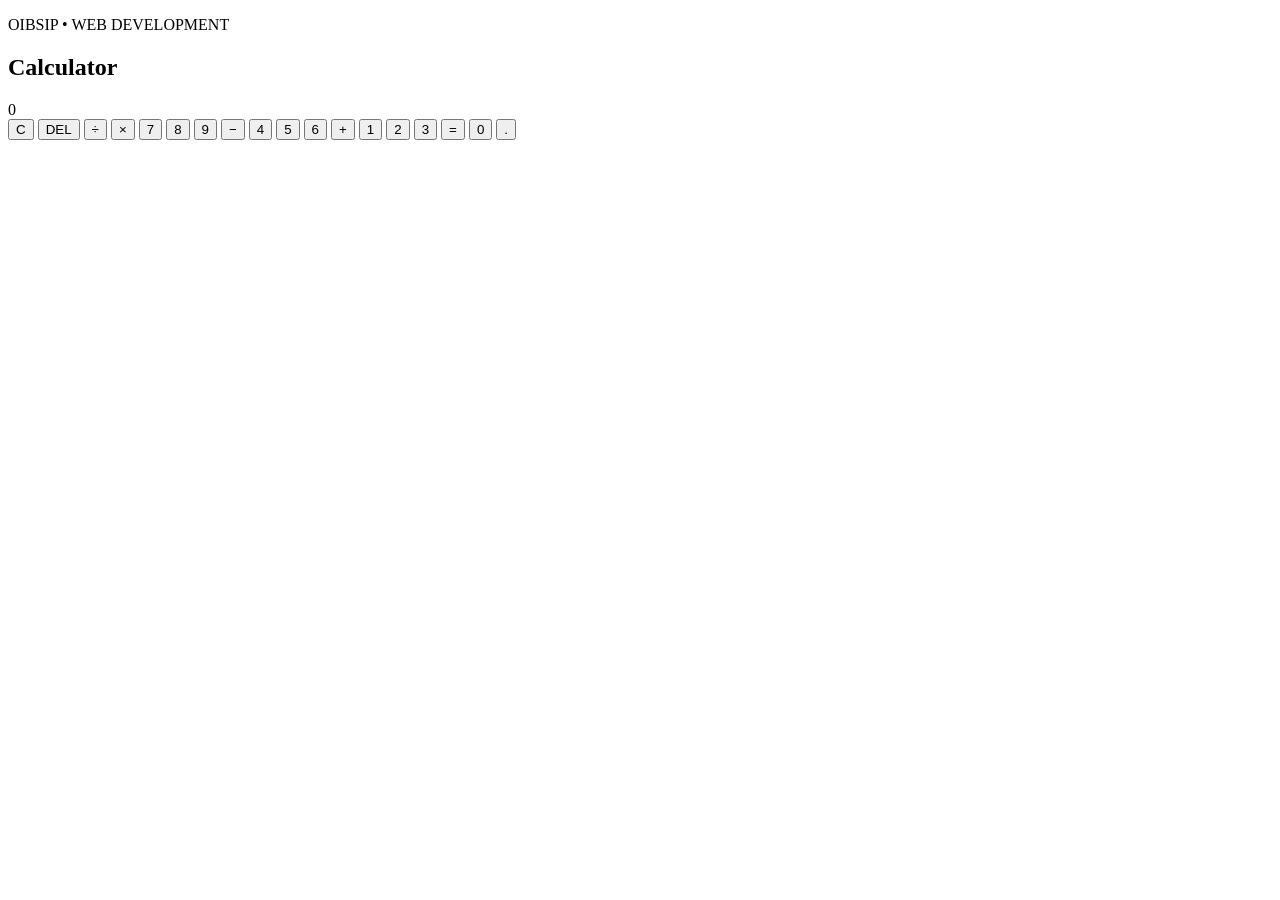
<file: webDev-L2-Calculator/index.html>
<!DOCTYPE html>
<html lang="en">
<head>
    <meta charset="UTF-8">
    <meta name="viewport" content="width=device-width, initial-scale=1.0">
    <title>Calculator | OIBSIP</title>
    <link rel="stylesheet" href="style.css">
</head>

<body>

    <main class="calculator-container">

        <section class="calculator">

            <div class="calculator-header">
                <p>OIBSIP • WEB DEVELOPMENT</p>
                <h1>Calculator</h1>
            </div>

            <div class="display-container">
                <div id="previous-display" class="previous-display"></div>
                <div id="display" class="display">0</div>
            </div>

            <div class="buttons">

                <button class="button clear" data-action="clear">C</button>
                <button class="button delete" data-action="delete">DEL</button>
                <button class="button operator" data-operation="÷">÷</button>
                <button class="button operator" data-operation="×">×</button>

                <button class="button number" data-number="7">7</button>
                <button class="button number" data-number="8">8</button>
                <button class="button number" data-number="9">9</button>
                <button class="button operator" data-operation="-">−</button>

                <button class="button number" data-number="4">4</button>
                <button class="button number" data-number="5">5</button>
                <button class="button number" data-number="6">6</button>
                <button class="button operator" data-operation="+">+</button>

                <button class="button number" data-number="1">1</button>
                <button class="button number" data-number="2">2</button>
                <button class="button number" data-number="3">3</button>
                <button class="button equals" data-action="equals">=</button>

                <button class="button number zero" data-number="0">0</button>
                <button class="button number" data-number=".">.</button>

            </div>

        </section>

    </main>

    <script src="script.js"></script>
</body>
</html>
</file>
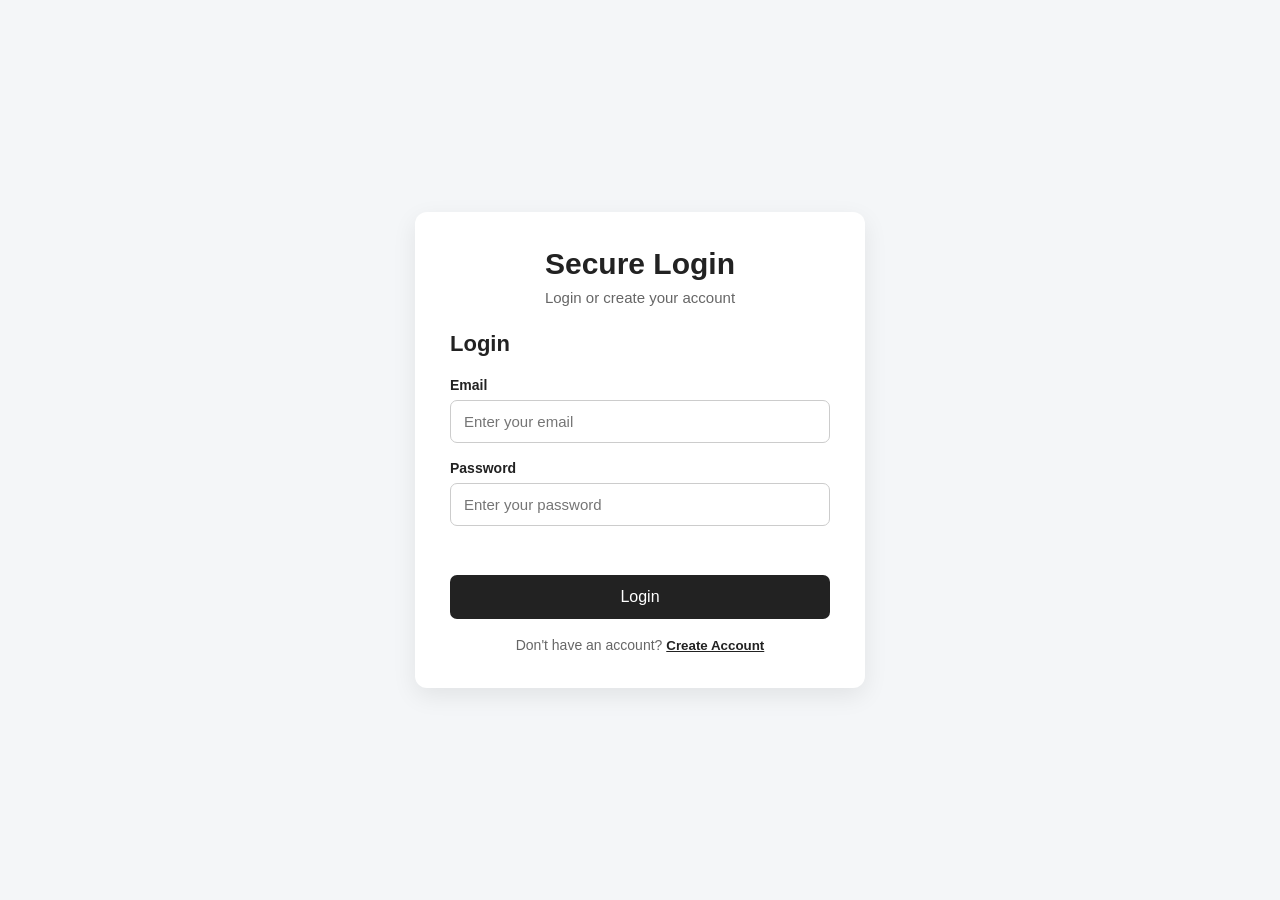
<file: WebDev-L2-LoginAuthentication/index.html>
<!DOCTYPE html>
<html lang="en">
<head>
    <meta charset="UTF-8">
    <meta name="viewport" content="width=device-width, initial-scale=1.0">

    <title>Login Authentication System | OIBSIP</title>

    <link rel="stylesheet" href="style.css">
</head>

<body>

    <main class="container">

        <!-- Authentication Card -->
        <div class="auth-card">

            <div class="brand">
                <h1>Secure Login</h1>
                <p>Login or create your account</p>
            </div>

            <!-- Login Form -->
            <section id="loginSection">

                <h2>Login</h2>

                <form id="loginForm">

                    <div class="form-group">
                        <label for="loginEmail">Email</label>
                        <input
                            type="email"
                            id="loginEmail"
                            placeholder="Enter your email"
                            required
                        >
                    </div>

                    <div class="form-group">
                        <label for="loginPassword">Password</label>
                        <input
                            type="password"
                            id="loginPassword"
                            placeholder="Enter your password"
                            required
                        >
                    </div>

                    <p id="loginMessage" class="message"></p>

                    <button type="submit" class="primary-btn">
                        Login
                    </button>

                </form>

                <p class="switch-text">
                    Don't have an account?
                    <button type="button" id="showRegisterBtn">
                        Create Account
                    </button>
                </p>

            </section>


            <!-- Registration Form -->
            <section id="registerSection" class="hidden">

                <h2>Create Account</h2>

                <form id="registerForm">

                    <div class="form-group">
                        <label for="registerUsername">Username</label>
                        <input
                            type="text"
                            id="registerUsername"
                            placeholder="Enter your username"
                            required
                        >
                    </div>

                    <div class="form-group">
                        <label for="registerEmail">Email</label>
                        <input
                            type="email"
                            id="registerEmail"
                            placeholder="Enter your email"
                            required
                        >
                    </div>

                    <div class="form-group">
                        <label for="registerPassword">Password</label>
                        <input
                            type="password"
                            id="registerPassword"
                            placeholder="Minimum 8 characters and 1 number"
                            required
                        >
                    </div>

                    <div class="form-group">
                        <label for="confirmPassword">Confirm Password</label>
                        <input
                            type="password"
                            id="confirmPassword"
                            placeholder="Re-enter your password"
                            required
                        >
                    </div>

                    <p class="password-info">
                        Password must contain at least 8 characters and 1 number.
                    </p>

                    <p id="registerMessage" class="message"></p>

                    <button type="submit" class="primary-btn">
                        Register
                    </button>

                </form>

                <p class="switch-text">
                    Already have an account?
                    <button type="button" id="showLoginBtn">
                        Back to Login
                    </button>
                </p>

            </section>


            <!-- Dashboard -->
            <section id="dashboardSection" class="hidden">

                <div class="dashboard">

                    <h2>Welcome, <span id="dashboardUsername"></span>!</h2>

                    <p>
                        You have successfully logged in to your account.
                    </p>

                    <div class="dashboard-info">
                        <p>
                            <strong>Email:</strong>
                            <span id="dashboardEmail"></span>
                        </p>

                        <p class="success-text">
                            ✓ Authentication successful
                        </p>
                    </div>

                    <button
                        type="button"
                        id="logoutBtn"
                        class="logout-btn"
                    >
                        Logout
                    </button>

                </div>

            </section>

        </div>

    </main>

    <script src="script.js"></script>

</body>
</html>
</file>
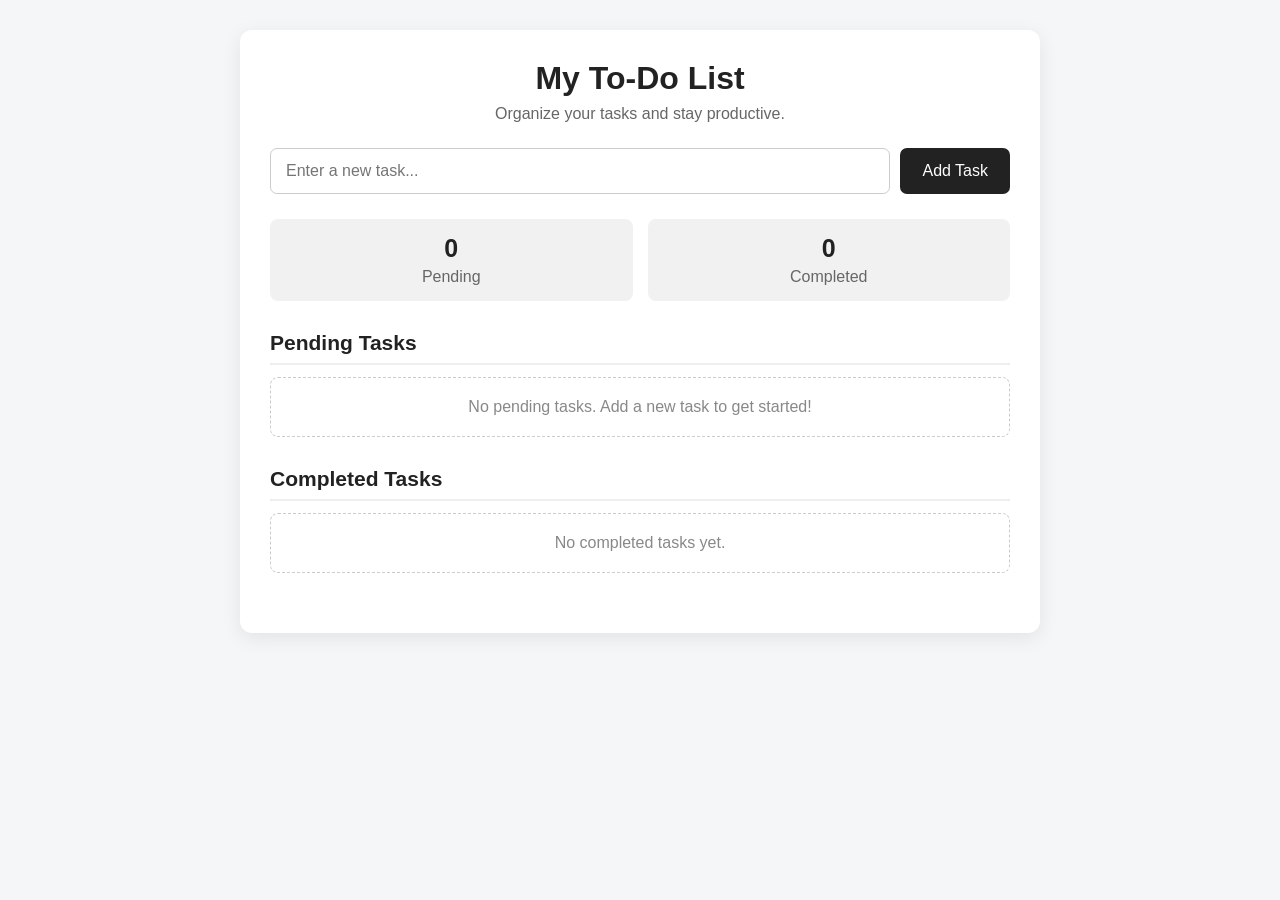
<file: WebDev-L2-ToDoApp/index.html>
<!DOCTYPE html>
<html lang="en">
<head>
    <meta charset="UTF-8">
    <meta name="viewport" content="width=device-width, initial-scale=1.0">

    <title>To-Do Web App | OIBSIP</title>

    <link rel="stylesheet" href="style.css">
</head>

<body>

    <div class="container">

        <header class="header">
            <h1>My To-Do List</h1>
            <p>Organize your tasks and stay productive.</p>
        </header>

        <!-- Add Task Section -->
        <section class="task-input-section">

            <input
                type="text"
                id="taskInput"
                placeholder="Enter a new task..."
                maxlength="100"
            >

            <button id="addTaskBtn">Add Task</button>

        </section>

        <!-- Task Statistics -->
        <section class="task-stats">

            <div class="stat-box">
                <span id="pendingCount">0</span>
                <p>Pending</p>
            </div>

            <div class="stat-box">
                <span id="completedCount">0</span>
                <p>Completed</p>
            </div>

        </section>

        <!-- Pending Tasks -->
        <section class="task-section">

            <h2>Pending Tasks</h2>

            <div id="pendingTasks" class="task-list">
                <p class="empty-message">
                    No pending tasks. Add a new task to get started!
                </p>
            </div>

        </section>

        <!-- Completed Tasks -->
        <section class="task-section completed-section">

            <h2>Completed Tasks</h2>

            <div id="completedTasks" class="task-list">
                <p class="empty-message">
                    No completed tasks yet.
                </p>
            </div>

        </section>

    </div>

    <script src="script.js"></script>

</body>
</html>
</file>
<file: webDev-L2-Calculator/style.css>
<!DOCTYPE html>
<html lang="en">
<head>
    <meta charset="UTF-8">
    <meta name="viewport" content="width=device-width, initial-scale=1.0">
    <title>Calculator | OIBSIP</title>
    <link rel="stylesheet" href="style.css">
</head>

<body>

    <main class="calculator-container">

        <section class="calculator">

            <div class="calculator-header">
                <p>OIBSIP • WEB DEVELOPMENT</p>
                <h1>Calculator</h1>
            </div>

            <div class="display-container">
                <div id="previous-display" class="previous-display"></div>
                <div id="display" class="display">0</div>
            </div>

            <div class="buttons">

                <button class="button clear" data-action="clear">C</button>
                <button class="button delete" data-action="delete">DEL</button>
                <button class="button operator" data-operation="÷">÷</button>
                <button class="button operator" data-operation="×">×</button>

                <button class="button number" data-number="7">7</button>
                <button class="button number" data-number="8">8</button>
                <button class="button number" data-number="9">9</button>
                <button class="button operator" data-operation="-">−</button>

                <button class="button number" data-number="4">4</button>
                <button class="button number" data-number="5">5</button>
                <button class="button number" data-number="6">6</button>
                <button class="button operator" data-operation="+">+</button>

                <button class="button number" data-number="1">1</button>
                <button class="button number" data-number="2">2</button>
                <button class="button number" data-number="3">3</button>
                <button class="button equals" data-action="equals">=</button>

                <button class="button number zero" data-number="0">0</button>
                <button class="button number" data-number=".">.</button>

            </div>

        </section>

    </main>

    <script src="script.js"></script>
</body>
</html>
</file>
<file: WebDev-L2-LoginAuthentication/style.css>
* {
    margin: 0;
    padding: 0;
    box-sizing: border-box;
}

body {
    font-family: Arial, sans-serif;
    background: #f4f6f8;
    color: #222;
    min-height: 100vh;
    display: flex;
    justify-content: center;
    align-items: center;
    padding: 20px;
}

.container {
    width: 100%;
    max-width: 450px;
}

.auth-card {
    background: #ffffff;
    padding: 35px;
    border-radius: 12px;
    box-shadow: 0 8px 25px rgba(0, 0, 0, 0.08);
}

.brand {
    text-align: center;
    margin-bottom: 25px;
}

.brand h1 {
    font-size: 30px;
    margin-bottom: 8px;
}

.brand p {
    color: #666;
    font-size: 15px;
}

section h2 {
    font-size: 22px;
    margin-bottom: 20px;
}

.form-group {
    margin-bottom: 17px;
}

.form-group label {
    display: block;
    margin-bottom: 7px;
    font-size: 14px;
    font-weight: bold;
}

.form-group input {
    width: 100%;
    padding: 12px 13px;
    border: 1px solid #ccc;
    border-radius: 7px;
    font-size: 15px;
    outline: none;
}

.form-group input:focus {
    border-color: #333;
}

.primary-btn,
.logout-btn {
    width: 100%;
    padding: 13px;
    border: none;
    border-radius: 7px;
    background: #222;
    color: #fff;
    font-size: 16px;
    cursor: pointer;
}

.primary-btn:hover,
.logout-btn:hover {
    background: #444;
}

.switch-text {
    text-align: center;
    margin-top: 18px;
    color: #666;
    font-size: 14px;
}

.switch-text button {
    border: none;
    background: none;
    color: #222;
    font-weight: bold;
    cursor: pointer;
    text-decoration: underline;
}

.password-info {
    font-size: 12px;
    color: #777;
    margin-bottom: 15px;
    line-height: 1.5;
}

.message {
    min-height: 20px;
    margin-bottom: 12px;
    font-size: 14px;
}

.success-message {
    color: #187a35;
}

.error-message {
    color: #b42318;
}

.hidden {
    display: none;
}

.dashboard {
    text-align: center;
}

.dashboard h2 {
    margin-bottom: 12px;
}

.dashboard > p {
    color: #666;
    line-height: 1.5;
    margin-bottom: 20px;
}

.dashboard-info {
    background: #f5f5f5;
    padding: 18px;
    border-radius: 8px;
    margin-bottom: 20px;
    text-align: left;
}

.dashboard-info p {
    margin-bottom: 10px;
}

.dashboard-info p:last-child {
    margin-bottom: 0;
}

.success-text {
    color: #187a35;
    font-weight: bold;
}

.logout-btn {
    background: #b42318;
}

.logout-btn:hover {
    background: #8f1d14;
}

@media (max-width: 500px) {
    body {
        padding: 15px;
    }

    .auth-card {
        padding: 25px 20px;
    }

    .brand h1 {
        font-size: 26px;
    }
}
</file>
<file: WebDev-L2-ToDoApp/style.css>
* {
    margin: 0;
    padding: 0;
    box-sizing: border-box;
}

body {
    font-family: Arial, sans-serif;
    background: #f4f6f8;
    color: #222;
    min-height: 100vh;
    padding: 30px 15px;
}

.container {
    width: 100%;
    max-width: 800px;
    margin: 0 auto;
    background: #ffffff;
    padding: 30px;
    border-radius: 12px;
    box-shadow: 0 5px 20px rgba(0, 0, 0, 0.08);
}

.header {
    text-align: center;
    margin-bottom: 25px;
}

.header h1 {
    font-size: 32px;
    margin-bottom: 8px;
}

.header p {
    color: #666;
    font-size: 16px;
}

.task-input-section {
    display: flex;
    gap: 10px;
    margin-bottom: 25px;
}

#taskInput {
    flex: 1;
    padding: 13px 15px;
    border: 1px solid #ccc;
    border-radius: 7px;
    font-size: 16px;
    outline: none;
}

#taskInput:focus {
    border-color: #333;
}

#addTaskBtn {
    padding: 13px 22px;
    border: none;
    border-radius: 7px;
    background: #222;
    color: white;
    font-size: 16px;
    cursor: pointer;
}

#addTaskBtn:hover {
    background: #444;
}

.task-stats {
    display: flex;
    gap: 15px;
    margin-bottom: 30px;
}

.stat-box {
    flex: 1;
    text-align: center;
    background: #f1f1f1;
    padding: 15px;
    border-radius: 8px;
}

.stat-box span {
    display: block;
    font-size: 25px;
    font-weight: bold;
}

.stat-box p {
    margin-top: 5px;
    color: #666;
}

.task-section {
    margin-bottom: 30px;
}

.task-section h2 {
    font-size: 21px;
    margin-bottom: 12px;
    border-bottom: 2px solid #eee;
    padding-bottom: 8px;
}

.task-list {
    display: flex;
    flex-direction: column;
    gap: 10px;
}

.empty-message {
    color: #888;
    text-align: center;
    padding: 20px;
    border: 1px dashed #ccc;
    border-radius: 8px;
}

.task-item {
    display: flex;
    align-items: center;
    gap: 10px;
    padding: 13px;
    border: 1px solid #ddd;
    border-radius: 8px;
    background: #fafafa;
}

.task-content {
    flex: 1;
}

.task-text {
    font-size: 16px;
    word-break: break-word;
}

.task-time {
    display: block;
    font-size: 12px;
    color: #888;
    margin-top: 5px;
}

.task-actions {
    display: flex;
    gap: 6px;
}

.task-actions button {
    border: none;
    padding: 7px 10px;
    border-radius: 5px;
    cursor: pointer;
    font-size: 13px;
}

.complete-btn {
    background: #dff5e1;
    color: #176b2c;
}

.edit-btn {
    background: #e8eefc;
    color: #244a9b;
}

.delete-btn {
    background: #fde2e2;
    color: #a51d1d;
}

.task-item.completed .task-text {
    text-decoration: line-through;
    color: #888;
}

.edit-input {
    width: 100%;
    padding: 7px;
    border: 1px solid #bbb;
    border-radius: 5px;
    font-size: 15px;
}

@media (max-width: 600px) {
    body {
        padding: 15px 10px;
    }

    .container {
        padding: 20px 15px;
    }

    .task-input-section {
        flex-direction: column;
    }

    #addTaskBtn {
        width: 100%;
    }

    .task-item {
        align-items: flex-start;
        flex-direction: column;
    }

    .task-actions {
        width: 100%;
    }

    .task-actions button {
        flex: 1;
    }

    .header h1 {
        font-size: 27px;
    }
}
</file>
